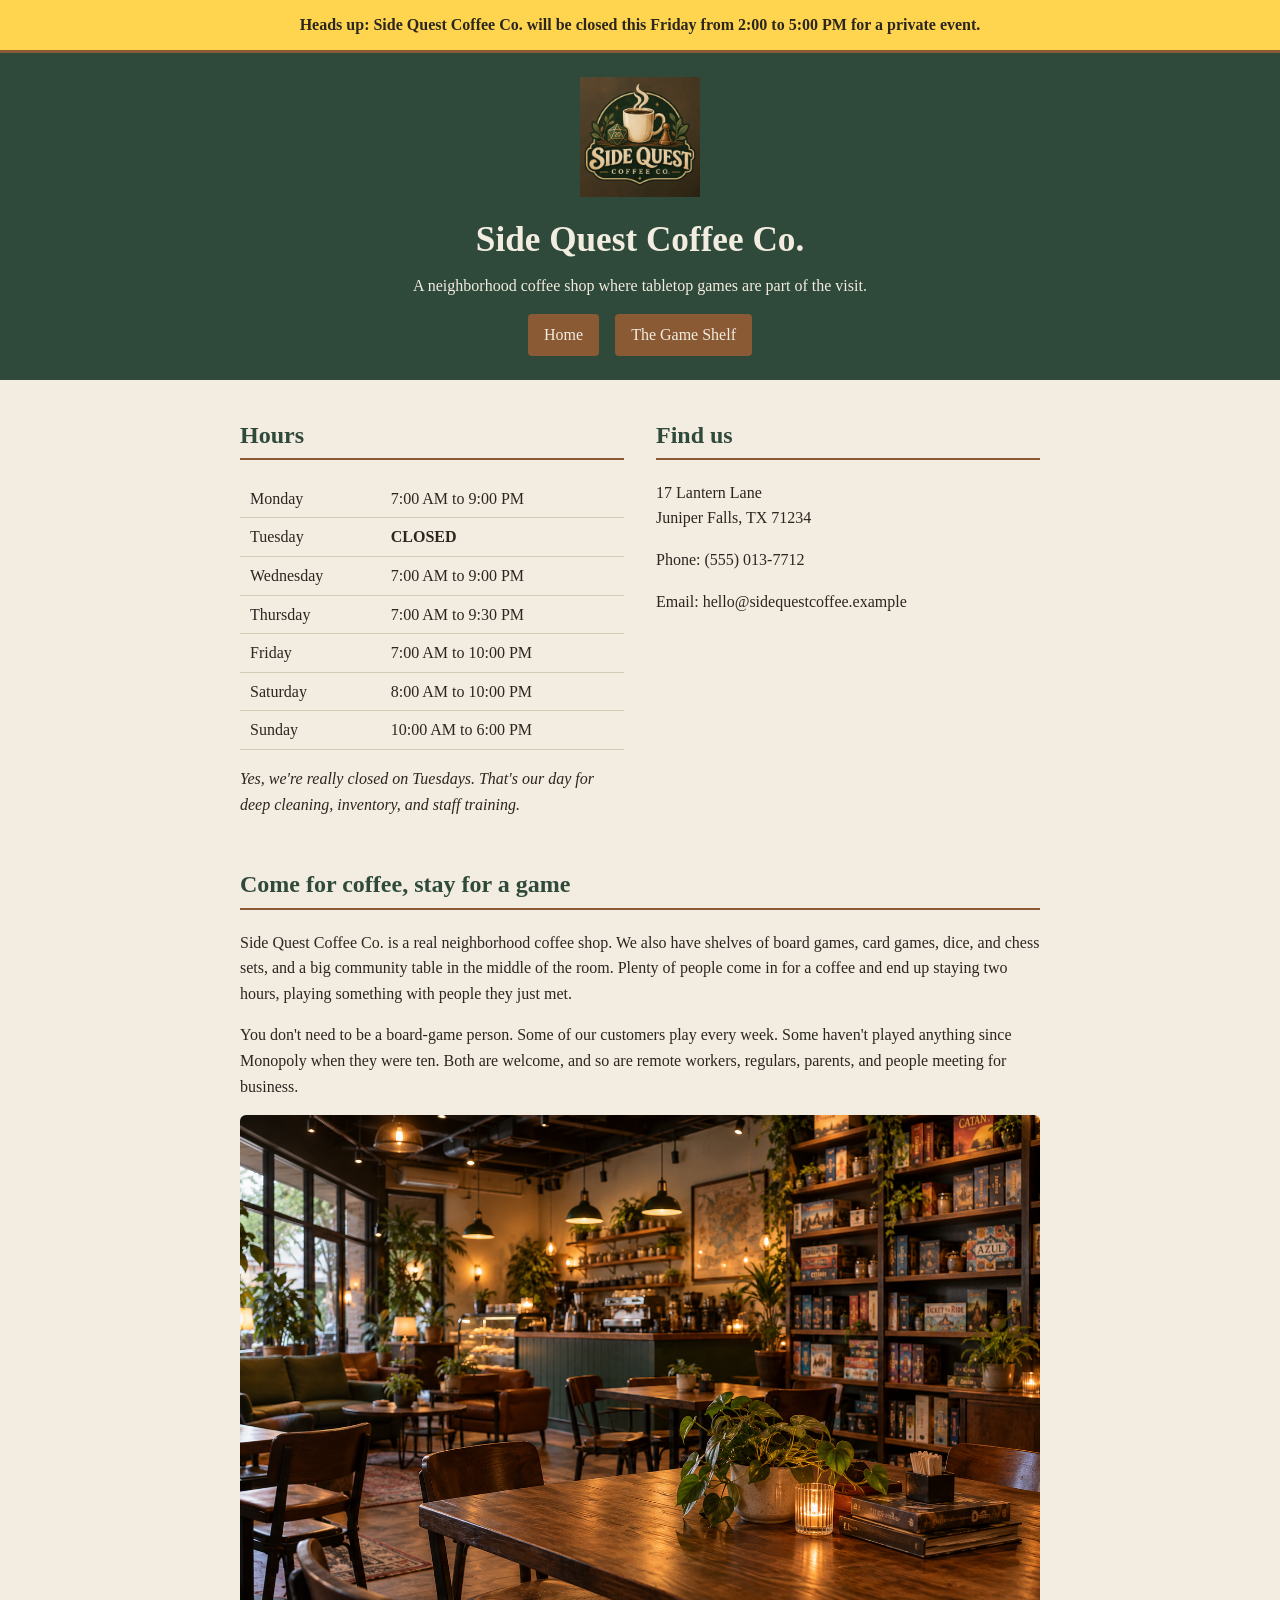
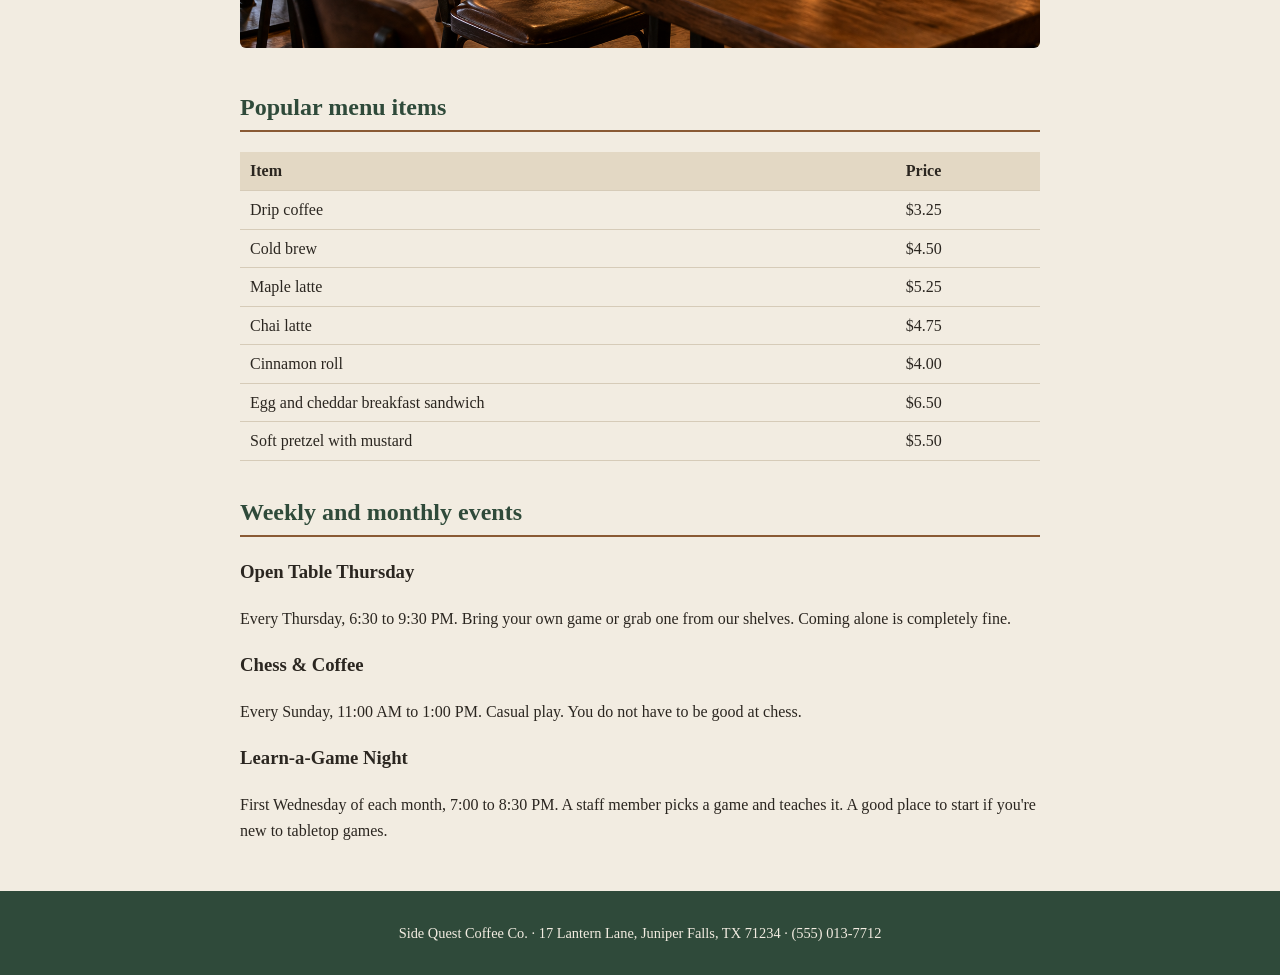
<file: index.html>
<!DOCTYPE html>
<html lang="en">
<head>
  <meta charset="UTF-8">
  <meta name="viewport" content="width=device-width, initial-scale=1">
  <title>Side Quest Coffee Co. | Coffee and Tabletop Games in Juniper Falls</title>
  <link rel="stylesheet" href="style.css">
</head>
<body>
  <p style="background-color: #ffd54f; color: #2b2620; font-weight: bold; text-align: center; padding: 12px; margin: 0; border-bottom: 3px solid #8a5a34;">
  Heads up: Side Quest Coffee Co. will be closed this Friday from 2:00 to 5:00 PM for a private event.
</p>

  <header>
    <img class="logo" src="images/sidequest-logo.png"
         alt="Side Quest Coffee Co. logo featuring a coffee mug beside tabletop game pieces">
    <h1>Side Quest Coffee Co.</h1>
    <p class="tagline">A neighborhood coffee shop where tabletop games are part of the visit.</p>
    <nav>
      <a href="index.html">Home</a>
      <a href="games.html">The Game Shelf</a>
    </nav>
  </header>

  <main>

    <section class="quick-info">
      <div>
        <h2>Hours</h2>
        <table>
          <tr><td>Monday</td><td>7:00 AM to 9:00 PM</td></tr>
          <tr><td>Tuesday</td><td><strong>CLOSED</strong></td></tr>
          <tr><td>Wednesday</td><td>7:00 AM to 9:00 PM</td></tr>
          <tr><td>Thursday</td><td>7:00 AM to 9:30 PM</td></tr>
          <tr><td>Friday</td><td>7:00 AM to 10:00 PM</td></tr>
          <tr><td>Saturday</td><td>8:00 AM to 10:00 PM</td></tr>
          <tr><td>Sunday</td><td>10:00 AM to 6:00 PM</td></tr>
        </table>
        <p class="note">Yes, we're really closed on Tuesdays. That's our day for deep cleaning, inventory, and staff training.</p>
      </div>
      <div>
        <h2>Find us</h2>
        <p>17 Lantern Lane<br>Juniper Falls, TX 71234</p>
        <p>Phone: (555) 013-7712</p>
        <p>Email: hello@sidequestcoffee.example</p>
      </div>
    </section>

    <section>
      <h2>Come for coffee, stay for a game</h2>
      <p>Side Quest Coffee Co. is a real neighborhood coffee shop. We also have shelves of board games, card games, dice, and chess sets, and a big community table in the middle of the room. Plenty of people come in for a coffee and end up staying two hours, playing something with people they just met.</p>
      <p>You don't need to be a board-game person. Some of our customers play every week. Some haven't played anything since Monopoly when they were ten. Both are welcome, and so are remote workers, regulars, parents, and people meeting for business.</p>
      <img class="photo" src="images/sidequest-cafe.png"
           alt="Cozy cafe with warm wood tables, mismatched chairs, plants in the windows, and shelves of board games">
    </section>

    <section>
      <h2>Popular menu items</h2>
      <table>
        <tr><th>Item</th><th>Price</th></tr>
        <tr><td>Drip coffee</td><td>$3.25</td></tr>
        <tr><td>Cold brew</td><td>$4.50</td></tr>
        <tr><td>Maple latte</td><td>$5.25</td></tr>
        <tr><td>Chai latte</td><td>$4.75</td></tr>
        <tr><td>Cinnamon roll</td><td>$4.00</td></tr>
        <tr><td>Egg and cheddar breakfast sandwich</td><td>$6.50</td></tr>
        <tr><td>Soft pretzel with mustard</td><td>$5.50</td></tr>
      </table>
    </section>

    <section>
      <h2>Weekly and monthly events</h2>
      <h3>Open Table Thursday</h3>
      <p>Every Thursday, 6:30 to 9:30 PM. Bring your own game or grab one from our shelves. Coming alone is completely fine.</p>
      <h3>Chess &amp; Coffee</h3>
      <p>Every Sunday, 11:00 AM to 1:00 PM. Casual play. You do not have to be good at chess.</p>
      <h3>Learn-a-Game Night</h3>
      <p>First Wednesday of each month, 7:00 to 8:30 PM. A staff member picks a game and teaches it. A good place to start if you're new to tabletop games.</p>
    </section>

  </main>

  <footer>
    <p>Side Quest Coffee Co. &middot; 17 Lantern Lane, Juniper Falls, TX 71234 &middot; (555) 013-7712</p>
  </footer>

</body>
</html>
</file>
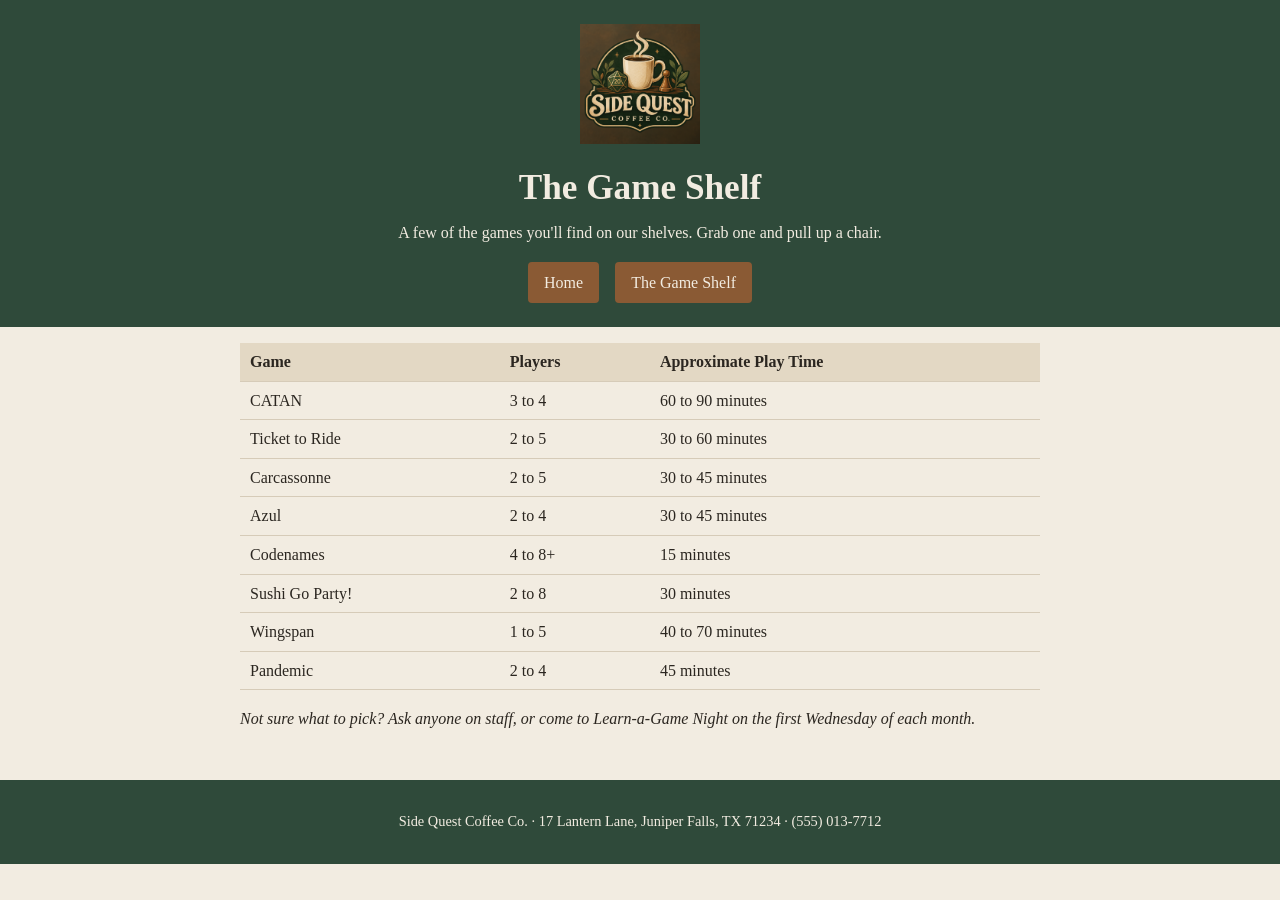
<file: games.html>
<!DOCTYPE html>
<html lang="en">
<head>
  <meta charset="UTF-8">
  <meta name="viewport" content="width=device-width, initial-scale=1">
  <title>The Game Shelf | Side Quest Coffee Co.</title>
  <link rel="stylesheet" href="style.css">
</head>
<body>

  <header>
    <img class="logo" src="images/sidequest-logo.png"
         alt="Side Quest Coffee Co. logo featuring a coffee mug beside tabletop game pieces">
    <h1>The Game Shelf</h1>
    <p class="tagline">A few of the games you'll find on our shelves. Grab one and pull up a chair.</p>
    <nav>
      <a href="index.html">Home</a>
      <a href="games.html">The Game Shelf</a>
    </nav>
  </header>

  <main>
    <section>
      <table>
        <tr><th>Game</th><th>Players</th><th>Approximate Play Time</th></tr>
        <tr><td>CATAN</td><td>3 to 4</td><td>60 to 90 minutes</td></tr>
        <tr><td>Ticket to Ride</td><td>2 to 5</td><td>30 to 60 minutes</td></tr>
        <tr><td>Carcassonne</td><td>2 to 5</td><td>30 to 45 minutes</td></tr>
        <tr><td>Azul</td><td>2 to 4</td><td>30 to 45 minutes</td></tr>
        <tr><td>Codenames</td><td>4 to 8+</td><td>15 minutes</td></tr>
        <tr><td>Sushi Go Party!</td><td>2 to 8</td><td>30 minutes</td></tr>
        <tr><td>Wingspan</td><td>1 to 5</td><td>40 to 70 minutes</td></tr>
        <tr><td>Pandemic</td><td>2 to 4</td><td>45 minutes</td></tr>
      </table>
      <p class="note">Not sure what to pick? Ask anyone on staff, or come to Learn-a-Game Night on the first Wednesday of each month.</p>
    </section>
  </main>

  <footer>
    <p>Side Quest Coffee Co. &middot; 17 Lantern Lane, Juniper Falls, TX 71234 &middot; (555) 013-7712</p>
  </footer>

</body>
</html>
</file>
<file: style.css>
/* Shared styles for both pages */
body {
  margin: 0;
  font-family: Georgia, "Times New Roman", serif;
  background-color: #f2ece1;
  color: #2b2620;
  line-height: 1.6;
}

header {
  background-color: #2f4a3a;
  color: #f2ece1;
  text-align: center;
  padding: 24px 16px;
}

.logo {
  width: 120px;
  height: auto;
}

h1 {
  margin: 8px 0 4px;
  font-size: 2.2rem;
}

.tagline {
  margin: 0 0 16px;
}

nav a {
  color: #f2ece1;
  background-color: #8a5a34;
  padding: 8px 16px;
  margin: 0 6px;
  text-decoration: none;
  border-radius: 4px;
  display: inline-block;
}

nav a:hover,
nav a:focus {
  background-color: #a8703f;
}

main {
  max-width: 800px;
  margin: 0 auto;
  padding: 16px;
}

section {
  margin-bottom: 32px;
}

h2 {
  color: #2f4a3a;
  border-bottom: 2px solid #8a5a34;
  padding-bottom: 4px;
}

.quick-info {
  display: flex;
  flex-wrap: wrap;
  gap: 32px;
}

.quick-info > div {
  flex: 1 1 280px;
}

table {
  border-collapse: collapse;
  width: 100%;
}

th, td {
  text-align: left;
  padding: 6px 10px;
  border-bottom: 1px solid #d6cbb8;
}

th {
  background-color: #e3d8c4;
}

.photo {
  max-width: 100%;
  height: auto;
  border-radius: 6px;
}

.note {
  font-style: italic;
}

footer {
  text-align: center;
  padding: 16px;
  background-color: #2f4a3a;
  color: #f2ece1;
  font-size: 0.9rem;
}
</file>
